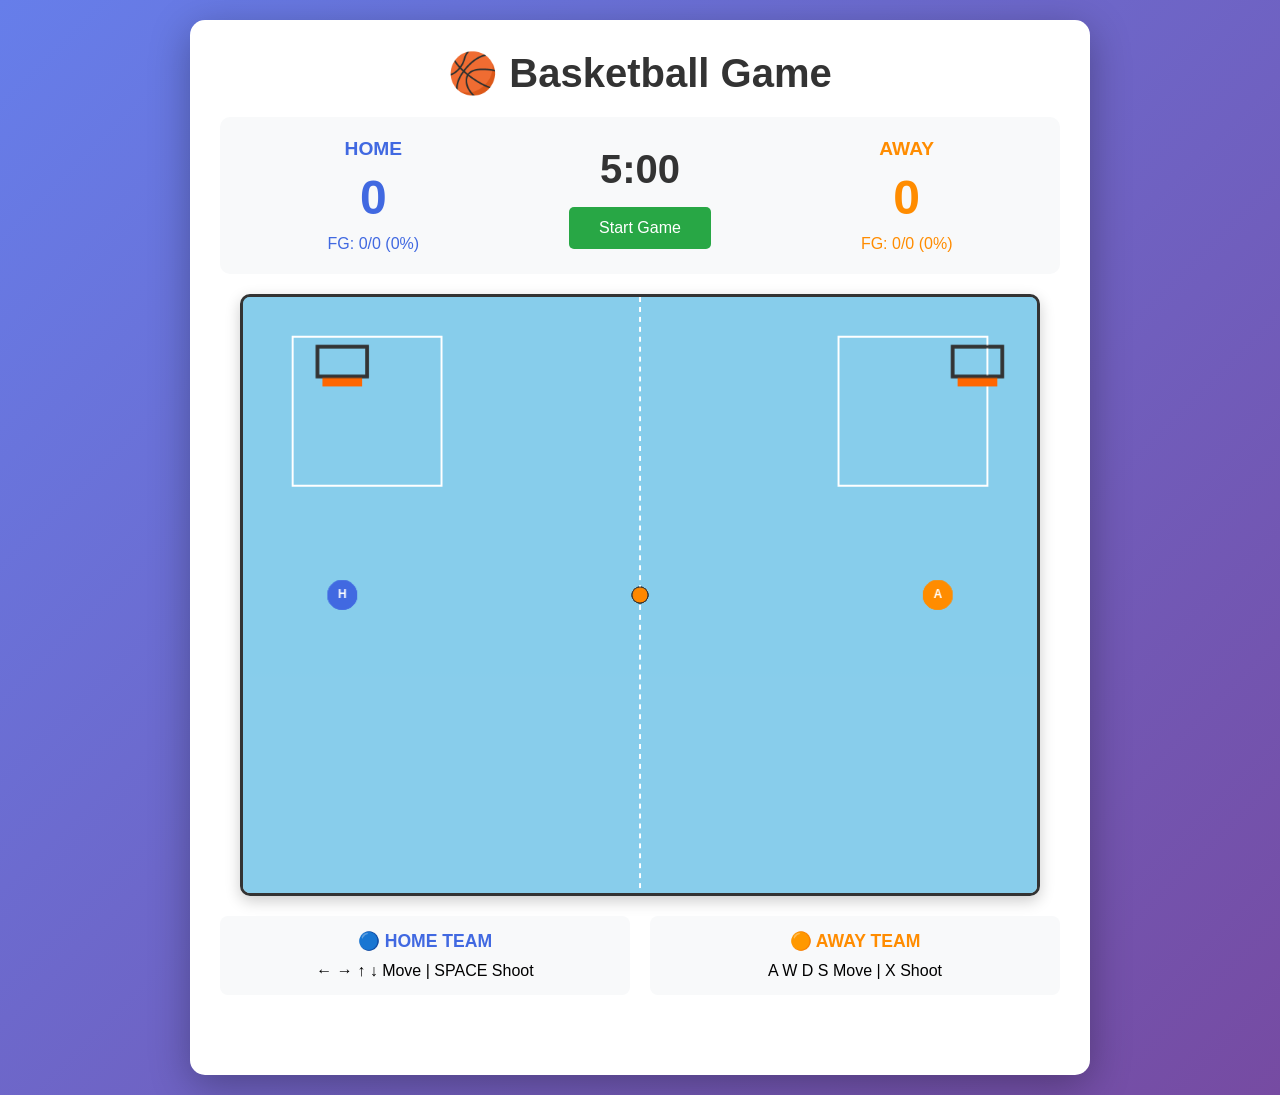
<file: index.html>
<!DOCTYPE html>
<html lang="en">
<head>
    <meta charset="UTF-8">
    <meta name="viewport" content="width=device-width, initial-scale=1.0">
    <title>Basketball Game - 2K Web Edition</title>
    <link rel="stylesheet" href="styles.css">
</head>
<body>
    <div class="container">
        <h1>🏀 Basketball Game</h1>
        <div class="scoreboard">
            <div class="team home">
                <h2>HOME</h2>
                <div class="score" id="homeScore">0</div>
                <p>FG: <span id="homeFG">0/0</span> (<span id="homeFGP">0%</span>)</p>
            </div>
            <div class="timer">
                <h3 id="gameTime">5:00</h3>
                <button id="startBtn" class="btn-start">Start Game</button>
                <button id="resetBtn" class="btn-reset" style="display:none;">Reset</button>
            </div>
            <div class="team away">
                <h2>AWAY</h2>
                <div class="score" id="awayScore">0</div>
                <p>FG: <span id="awayFG">0/0</span> (<span id="awayFGP">0%</span>)</p>
            </div>
        </div>
        
        <canvas id="gameCanvas" width="800" height="600"></canvas>
        
        <div class="controls">
            <div class="team-controls">
                <h3>🔵 HOME TEAM</h3>
                <p>← → ↑ ↓ Move | SPACE Shoot</p>
            </div>
            <div class="team-controls">
                <h3>🟠 AWAY TEAM</h3>
                <p>A W D S Move | X Shoot</p>
            </div>
        </div>
        
        <div class="game-status" id="gameStatus"></div>
    </div>
    
    <script src="game.js"></script>
</body>
</html>
</file>
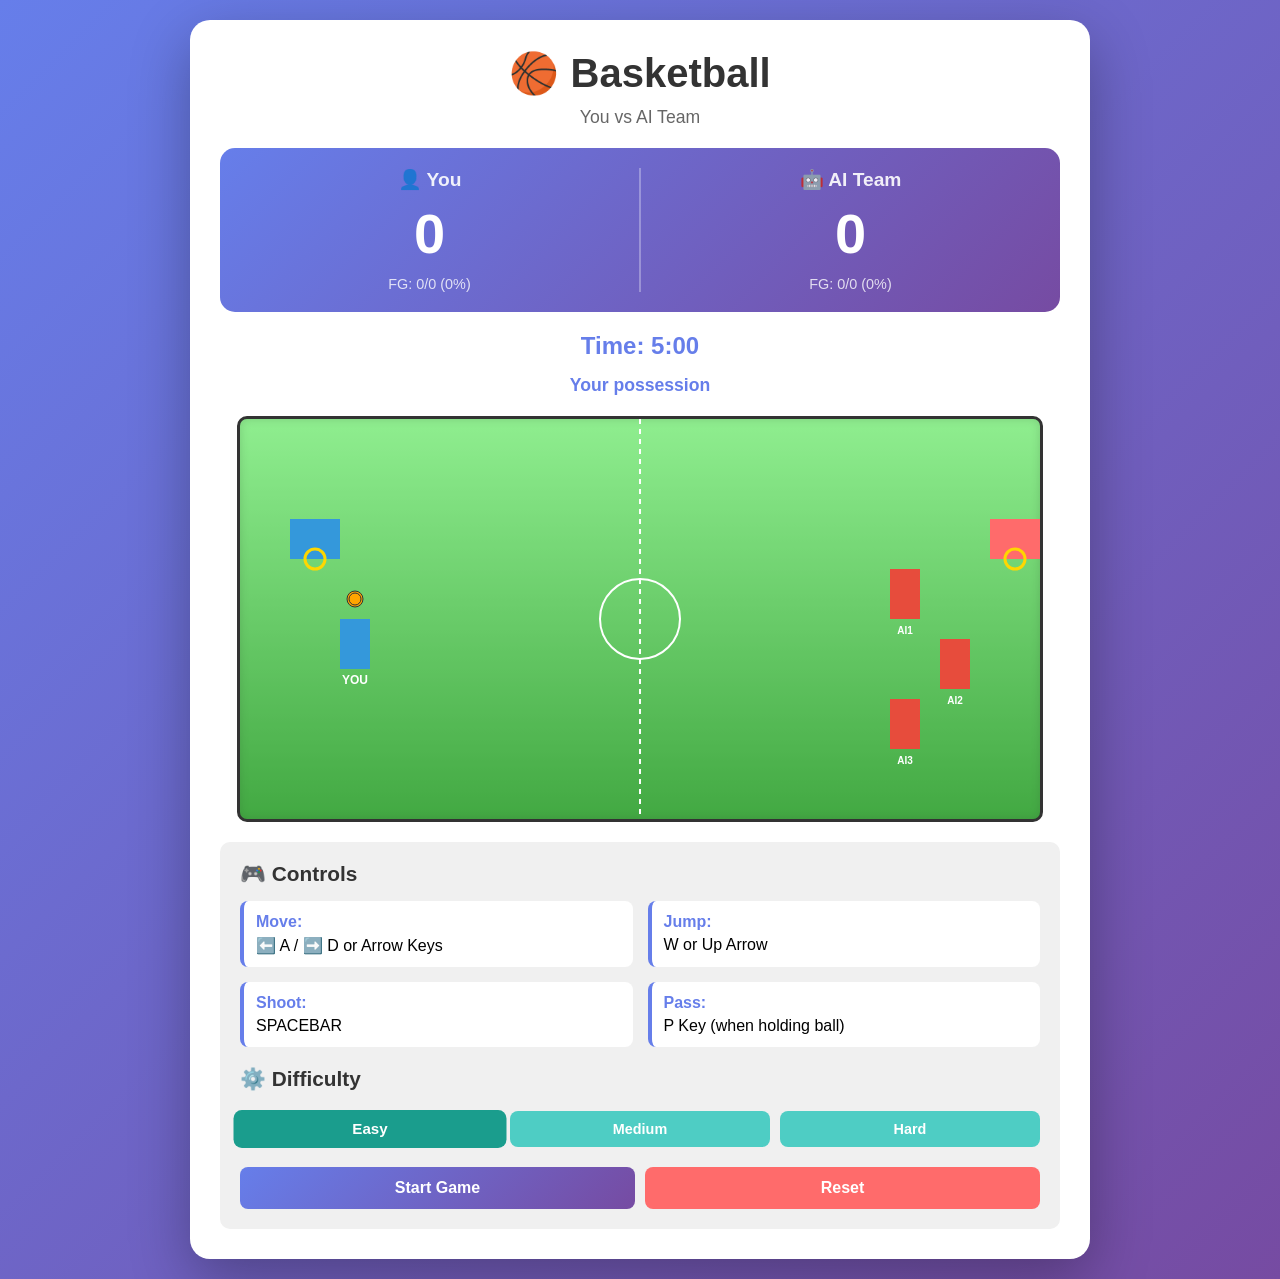
<file: basketball-vs-ai.html>
<!DOCTYPE html>
<html lang="en">
<head>
    <meta charset="UTF-8">
    <meta name="viewport" content="width=device-width, initial-scale=1.0">
    <title>Basketball: You vs AI Team</title>
    <style>
        * {
            margin: 0;
            padding: 0;
            box-sizing: border-box;
        }

        body {
            font-family: 'Arial', sans-serif;
            background: linear-gradient(135deg, #667eea 0%, #764ba2 100%);
            display: flex;
            justify-content: center;
            align-items: center;
            min-height: 100vh;
            padding: 20px;
        }

        .container {
            background: white;
            border-radius: 20px;
            box-shadow: 0 20px 60px rgba(0,0,0,0.3);
            padding: 30px;
            max-width: 900px;
            width: 100%;
        }

        h1 {
            text-align: center;
            color: #333;
            margin-bottom: 10px;
            font-size: 2.5em;
        }

        .subtitle {
            text-align: center;
            color: #666;
            margin-bottom: 20px;
            font-size: 1.1em;
        }

        .scoreboard {
            display: flex;
            justify-content: space-around;
            margin-bottom: 20px;
            background: linear-gradient(135deg, #667eea 0%, #764ba2 100%);
            padding: 20px;
            border-radius: 15px;
            color: white;
            text-align: center;
        }

        .team-score {
            flex: 1;
        }

        .team-score h2 {
            font-size: 1.2em;
            margin-bottom: 10px;
            opacity: 0.9;
        }

        .score {
            font-size: 3.5em;
            font-weight: bold;
            margin: 10px 0;
        }

        .stats {
            font-size: 0.9em;
            opacity: 0.8;
        }

        .divider {
            width: 2px;
            background: rgba(255,255,255,0.3);
            margin: 0 20px;
        }

        .game-canvas {
            background: linear-gradient(180deg, #90EE90 0%, #228B22 100%);
            border: 3px solid #333;
            border-radius: 10px;
            display: block;
            margin: 20px auto;
            box-shadow: inset 0 0 10px rgba(0,0,0,0.2);
            cursor: crosshair;
        }

        .controls {
            background: #f0f0f0;
            padding: 20px;
            border-radius: 10px;
            margin-top: 20px;
        }

        .controls h3 {
            color: #333;
            margin-bottom: 15px;
            font-size: 1.3em;
        }

        .control-group {
            display: grid;
            grid-template-columns: 1fr 1fr;
            gap: 15px;
            margin-bottom: 15px;
        }

        .control-item {
            background: white;
            padding: 12px;
            border-radius: 8px;
            border-left: 4px solid #667eea;
        }

        .control-item strong {
            color: #667eea;
            display: block;
            margin-bottom: 5px;
        }

        .buttons {
            display: flex;
            gap: 10px;
            margin-top: 20px;
            flex-wrap: wrap;
        }

        button {
            flex: 1;
            min-width: 120px;
            padding: 12px 20px;
            font-size: 1em;
            border: none;
            border-radius: 8px;
            cursor: pointer;
            font-weight: bold;
            transition: all 0.3s ease;
        }

        .start-btn {
            background: linear-gradient(135deg, #667eea 0%, #764ba2 100%);
            color: white;
        }

        .start-btn:hover {
            transform: scale(1.05);
            box-shadow: 0 5px 15px rgba(102, 126, 234, 0.4);
        }

        .start-btn:disabled {
            opacity: 0.5;
            cursor: not-allowed;
            transform: scale(1);
        }

        .reset-btn {
            background: #ff6b6b;
            color: white;
        }

        .reset-btn:hover {
            background: #ff5252;
            transform: scale(1.05);
        }

        .difficulty-btn {
            background: #4ECDC4;
            color: white;
            padding: 10px 15px;
            font-size: 0.9em;
        }

        .difficulty-btn.active {
            background: #1a9d8d;
            transform: scale(1.05);
        }

        .timer {
            text-align: center;
            font-size: 1.5em;
            color: #667eea;
            font-weight: bold;
            margin: 15px 0;
        }

        .game-over {
            display: none;
            position: fixed;
            top: 50%;
            left: 50%;
            transform: translate(-50%, -50%);
            background: white;
            padding: 40px;
            border-radius: 20px;
            box-shadow: 0 20px 60px rgba(0,0,0,0.5);
            text-align: center;
            z-index: 1000;
            max-width: 400px;
            width: 90%;
        }

        .game-over h2 {
            font-size: 2.5em;
            margin-bottom: 20px;
            color: #333;
        }

        .game-over p {
            font-size: 1.2em;
            color: #666;
            margin: 15px 0;
        }

        .game-over button {
            margin-top: 20px;
            width: 100%;
        }

        .overlay {
            display: none;
            position: fixed;
            top: 0;
            left: 0;
            width: 100%;
            height: 100%;
            background: rgba(0,0,0,0.5);
            z-index: 999;
        }

        .possession {
            text-align: center;
            font-size: 1.1em;
            color: #667eea;
            margin: 10px 0;
            font-weight: bold;
        }

        .possession.ai {
            color: #ff6b6b;
        }

        @media (max-width: 600px) {
            h1 {
                font-size: 1.8em;
            }

            .score {
                font-size: 2.5em;
            }

            .control-group {
                grid-template-columns: 1fr;
            }

            .buttons {
                flex-direction: column;
            }

            button {
                min-width: auto;
            }
        }
    </style>
</head>
<body>
    <div class="container">
        <h1>🏀 Basketball</h1>
        <p class="subtitle">You vs AI Team</p>

        <div class="scoreboard">
            <div class="team-score">
                <h2>👤 You</h2>
                <div class="score" id="playerScore">0</div>
                <div class="stats">
                    FG: <span id="playerFG">0</span>/<span id="playerAttempts">0</span> (<span id="playerPercent">0</span>%)
                </div>
            </div>
            <div class="divider"></div>
            <div class="team-score">
                <h2>🤖 AI Team</h2>
                <div class="score" id="aiScore">0</div>
                <div class="stats">
                    FG: <span id="aiFG">0</span>/<span id="aiAttempts">0</span> (<span id="aiPercent">0</span>%)
                </div>
            </div>
        </div>

        <div class="timer" id="timer">Time: 5:00</div>
        <div class="possession" id="possession">Your possession</div>

        <canvas id="gameCanvas" class="game-canvas" width="800" height="400"></canvas>

        <div class="controls">
            <h3>🎮 Controls</h3>
            <div class="control-group">
                <div class="control-item">
                    <strong>Move:</strong>
                    ⬅️ A / ➡️ D or Arrow Keys
                </div>
                <div class="control-item">
                    <strong>Jump:</strong>
                    W or Up Arrow
                </div>
                <div class="control-item">
                    <strong>Shoot:</strong>
                    SPACEBAR
                </div>
                <div class="control-item">
                    <strong>Pass:</strong>
                    P Key (when holding ball)
                </div>
            </div>

            <h3 style="margin-top: 20px;">⚙️ Difficulty</h3>
            <div class="buttons">
                <button class="difficulty-btn active" onclick="setDifficulty('easy')">Easy</button>
                <button class="difficulty-btn" onclick="setDifficulty('medium')">Medium</button>
                <button class="difficulty-btn" onclick="setDifficulty('hard')">Hard</button>
            </div>

            <div class="buttons">
                <button class="start-btn" id="startBtn" onclick="toggleGame()">Start Game</button>
                <button class="reset-btn" onclick="resetGame()">Reset</button>
            </div>
        </div>
    </div>

    <div class="overlay" id="overlay"></div>
    <div class="game-over" id="gameOver">
        <h2 id="gameOverTitle">Game Over!</h2>
        <p id="gameOverMessage"></p>
        <p>Final Score: <strong><span id="finalPlayerScore">0</span> - <span id="finalAIScore">0</span></strong></p>
        <button class="start-btn" onclick="resetGame()">Play Again</button>
    </div>

    <script>
        const canvas = document.getElementById('gameCanvas');
        const ctx = canvas.getContext('2d');

        // Game state
        let gameRunning = false;
        let timeLeft = 300; // 5 minutes
        let gameTime = 0;
        let difficulty = 'easy';

        // Player
        const player = {
            x: 100,
            y: 200,
            width: 30,
            height: 50,
            velocityX: 0,
            velocityY: 0,
            speed: 5,
            jumpPower: 15,
            isJumping: false,
            hasBall: true,
            shootingPower: 0,
            shootingActive: false,
            color: '#3498db'
        };

        // AI Team (3 players)
        const aiPlayers = [
            { x: 650, y: 150, width: 30, height: 50, velocityX: 0, velocityY: 0, speed: 4, isJumping: false, hasBall: false, color: '#e74c3c', role: 'defender' },
            { x: 700, y: 220, width: 30, height: 50, velocityX: 0, velocityY: 0, speed: 3.5, isJumping: false, hasBall: false, color: '#e74c3c', role: 'defender' },
            { x: 650, y: 280, width: 30, height: 50, velocityX: 0, velocityY: 0, speed: 3.8, isJumping: false, hasBall: false, color: '#e74c3c', role: 'defender' }
        ];

        // Ball
        const ball = {
            x: player.x + player.width / 2,
            y: player.y - 20,
            radius: 8,
            velocityX: 0,
            velocityY: 0,
            friction: 0.98,
            gravity: 0.5,
            inPlay: false
        };

        // Baskets
        const playerBasket = { x: 750, y: 100, width: 50, height: 40 };
        const aiBasket = { x: 50, y: 100, width: 50, height: 40 };

        // Stats
        let playerScore = 0, playerFG = 0, playerAttempts = 0;
        let aiScore = 0, aiFG = 0, aiAttempts = 0;
        let possession = 'player'; // who has the ball

        // Input
        const keys = {};
        window.addEventListener('keydown', (e) => {
            keys[e.key.toLowerCase()] = true;
            if (e.key === ' ') e.preventDefault();
        });
        window.addEventListener('keyup', (e) => {
            keys[e.key.toLowerCase()] = false;
        });

        function setDifficulty(level) {
            difficulty = level;
            document.querySelectorAll('.difficulty-btn').forEach(btn => btn.classList.remove('active'));
            event.target.classList.add('active');
        }

        function toggleGame() {
            if (!gameRunning) {
                gameRunning = true;
                timeLeft = 300;
                gameTime = 0;
                document.getElementById('startBtn').textContent = 'Game Running...';
                document.getElementById('startBtn').disabled = true;
                gameLoop();
            }
        }

        function resetGame() {
            gameRunning = false;
            timeLeft = 300;
            gameTime = 0;
            playerScore = 0;
            playerFG = 0;
            playerAttempts = 0;
            aiScore = 0;
            aiFG = 0;
            aiAttempts = 0;
            possession = 'player';
            player.x = 100;
            player.y = 200;
            player.velocityX = 0;
            player.velocityY = 0;
            player.hasBall = true;
            player.shootingActive = false;
            player.shootingPower = 0;
            ball.x = player.x + player.width / 2;
            ball.y = player.y - 20;
            ball.velocityX = 0;
            ball.velocityY = 0;
            ball.inPlay = false;
            
            aiPlayers.forEach(ai => {
                ai.x = 650;
                ai.velocityX = 0;
                ai.velocityY = 0;
                ai.isJumping = false;
                ai.hasBall = false;
            });
            aiPlayers[0].x = 650;
            aiPlayers[1].x = 700;
            aiPlayers[2].x = 650;

            document.getElementById('startBtn').textContent = 'Start Game';
            document.getElementById('startBtn').disabled = false;
            document.getElementById('overlay').style.display = 'none';
            document.getElementById('gameOver').style.display = 'none';
            updateUI();
            draw();
        }

        function update() {
            if (!gameRunning) return;

            gameTime++;
            if (gameTime % 60 === 0) {
                timeLeft--;
                if (timeLeft <= 0) {
                    endGame();
                    return;
                }
            }

            // Player movement
            if (keys['a'] || keys['arrowleft']) player.velocityX = -player.speed;
            else if (keys['d'] || keys['arrowright']) player.velocityX = player.speed;
            else player.velocityX *= 0.8;

            if ((keys['w'] || keys['arrowup']) && !player.isJumping) {
                player.velocityY = -player.jumpPower;
                player.isJumping = true;
            }

            // Shooting
            if (keys[' '] && player.hasBall && !player.shootingActive) {
                player.shootingActive = true;
                player.shootingPower = 0;
            }

            if (player.shootingActive) {
                player.shootingPower += 2;
                if (player.shootingPower > 100) player.shootingPower = 100;
                if (!keys[' ']) {
                    shootBall(player.shootingPower);
                    player.shootingActive = false;
                    player.shootingPower = 0;
                }
            }

            // Physics
            player.x += player.velocityX;
            player.y += player.velocityY;
            player.velocityY += 0.5; // gravity

            if (player.y + player.height >= canvas.height - 10) {
                player.y = canvas.height - player.height - 10;
                player.velocityY = 0;
                player.isJumping = false;
            }

            if (player.x < 0) player.x = 0;
            if (player.x + player.width > canvas.width) player.x = canvas.width - player.width;

            // AI behavior
            aiPlayers.forEach(ai => {
                let targetX;
                if (possession === 'ai') {
                    targetX = aiBasket.x + aiBasket.width / 2;
                } else {
                    targetX = player.x + player.width / 2;
                }

                if (ai.x < targetX - 50) ai.velocityX = ai.speed;
                else if (ai.x > targetX + 50) ai.velocityX = -ai.speed;
                else ai.velocityX *= 0.7;

                ai.x += ai.velocityX;
                ai.y += ai.velocityY;
                ai.velocityY += 0.5;

                if (ai.y + ai.height >= canvas.height - 10) {
                    ai.y = canvas.height - ai.height - 10;
                    ai.velocityY = 0;
                    ai.isJumping = false;
                }

                if (ai.x < 0) ai.x = 0;
                if (ai.x + ai.width > canvas.width) ai.x = canvas.width - ai.width;
            });

            // AI shooting
            if (possession === 'ai') {
                const aiWithBall = aiPlayers.find(ai => ai.hasBall);
                if (aiWithBall && Math.random() < 0.01) {
                    const power = 30 + Math.random() * 40;
                    shootBallAI(aiWithBall, power);
                    aiWithBall.hasBall = false;
                    possession = 'player';
                }
            }

            // Ball physics
            if (ball.inPlay) {
                ball.x += ball.velocityX;
                ball.y += ball.velocityY;
                ball.velocityX *= ball.friction;
                ball.velocityY += ball.gravity;
                ball.velocityY *= ball.friction;

                // Ball bounds
                if (ball.x - ball.radius < 0) {
                    ball.x = ball.radius;
                    ball.velocityX = Math.abs(ball.velocityX) * 0.8;
                }
                if (ball.x + ball.radius > canvas.width) {
                    ball.x = canvas.width - ball.radius;
                    ball.velocityX = -Math.abs(ball.velocityX) * 0.8;
                }
                if (ball.y - ball.radius < 0) {
                    ball.y = ball.radius;
                    ball.velocityY = Math.abs(ball.velocityY) * 0.8;
                }
                if (ball.y + ball.radius > canvas.height - 10) {
                    ball.y = canvas.height - ball.radius - 10;
                    ball.velocityY = 0;
                    ball.velocityX *= 0.95;
                }

                // Check basket collisions
                checkBasketCollision();

                // Check player catching
                if (!player.hasBall && !possession === 'ai') {
                    if (circleRectCollision(ball, player)) {
                        player.hasBall = true;
                        ball.inPlay = false;
                        ball.x = player.x + player.width / 2;
                        ball.y = player.y - 20;
                        possession = 'player';
                    }
                }

                // Check AI catching
                aiPlayers.forEach(ai => {
                    if (circleRectCollision(ball, ai)) {
                        ai.hasBall = true;
                        ball.inPlay = false;
                        ball.x = ai.x + ai.width / 2;
                        ball.y = ai.y - 20;
                        possession = 'ai';
                    }
                });
            }

            updateUI();
        }

        function shootBall(power) {
            player.hasBall = false;
            ball.inPlay = true;
            const angle = -Math.PI / 4;
            const speed = (power / 100) * 15;
            ball.velocityX = Math.cos(angle) * speed;
            ball.velocityY = Math.sin(angle) * speed;
            playerAttempts++;
        }

        function shootBallAI(ai, power) {
            ai.hasBall = false;
            ball.inPlay = true;
            const angle = -Math.PI / 4 + (Math.random() - 0.5) * 0.5;
            const speed = (power / 100) * 15;
            ball.velocityX = -Math.cos(angle) * speed;
            ball.velocityY = Math.sin(angle) * speed;
            aiAttempts++;
        }

        function checkBasketCollision() {
            // Player shooting at AI basket
            if (ball.y < aiBasket.y + aiBasket.height &&
                ball.y > aiBasket.y - 20 &&
                ball.x > aiBasket.x &&
                ball.x < aiBasket.x + aiBasket.width &&
                Math.abs(ball.velocityY) < 3) {
                playerScore += 2;
                playerFG++;
                resetBallToPlayer();
            }

            // AI shooting at player basket
            if (ball.y < playerBasket.y + playerBasket.height &&
                ball.y > playerBasket.y - 20 &&
                ball.x > playerBasket.x &&
                ball.x < playerBasket.x + playerBasket.width &&
                Math.abs(ball.velocityY) < 3) {
                aiScore += 2;
                aiFG++;
                resetBallToAI();
            }
        }

        function resetBallToPlayer() {
            ball.inPlay = false;
            player.hasBall = true;
            ball.x = player.x + player.width / 2;
            ball.y = player.y - 20;
            ball.velocityX = 0;
            ball.velocityY = 0;
            possession = 'player';
        }

        function resetBallToAI() {
            ball.inPlay = false;
            const randomAI = aiPlayers[Math.floor(Math.random() * aiPlayers.length)];
            randomAI.hasBall = true;
            ball.x = randomAI.x + randomAI.width / 2;
            ball.y = randomAI.y - 20;
            ball.velocityX = 0;
            ball.velocityY = 0;
            possession = 'ai';
        }

        function circleRectCollision(circle, rect) {
            const closestX = Math.max(rect.x, Math.min(circle.x, rect.x + rect.width));
            const closestY = Math.max(rect.y, Math.min(circle.y, rect.y + rect.height));
            const dx = circle.x - closestX;
            const dy = circle.y - closestY;
            return dx * dx + dy * dy < circle.radius * circle.radius;
        }

        function updateUI() {
            document.getElementById('playerScore').textContent = playerScore;
            document.getElementById('playerFG').textContent = playerFG;
            document.getElementById('playerAttempts').textContent = playerAttempts;
            document.getElementById('playerPercent').textContent = playerAttempts > 0 ? Math.round((playerFG / playerAttempts) * 100) : 0;

            document.getElementById('aiScore').textContent = aiScore;
            document.getElementById('aiFG').textContent = aiFG;
            document.getElementById('aiAttempts').textContent = aiAttempts;
            document.getElementById('aiPercent').textContent = aiAttempts > 0 ? Math.round((aiFG / aiAttempts) * 100) : 0;

            const minutes = Math.floor(timeLeft / 60);
            const seconds = timeLeft % 60;
            document.getElementById('timer').textContent = `Time: ${minutes}:${seconds.toString().padStart(2, '0')}`;

            const possessionEl = document.getElementById('possession');
            if (possession === 'player') {
                possessionEl.textContent = '👤 Your possession';
                possessionEl.classList.remove('ai');
            } else {
                possessionEl.textContent = '🤖 AI possession';
                possessionEl.classList.add('ai');
            }
        }

        function endGame() {
            gameRunning = false;
            document.getElementById('overlay').style.display = 'block';
            document.getElementById('gameOver').style.display = 'block';

            let winner, message;
            if (playerScore > aiScore) {
                winner = '🎉 YOU WIN! 🎉';
                message = `You dominated the AI team!`;
            } else if (aiScore > playerScore) {
                winner = '😔 AI WINS!';
                message = `The AI team was too strong. Try again!`;
            } else {
                winner = '🤝 TIED!';
                message = `Great match! It was a tie!`;
            }

            document.getElementById('gameOverTitle').textContent = winner;
            document.getElementById('gameOverMessage').textContent = message;
            document.getElementById('finalPlayerScore').textContent = playerScore;
            document.getElementById('finalAIScore').textContent = aiScore;
        }

        function draw() {
            // Clear canvas
            ctx.fillStyle = 'rgba(144, 238, 144, 0.3)';
            ctx.fillRect(0, 0, canvas.width, canvas.height);

            // Court lines
            ctx.strokeStyle = '#fff';
            ctx.lineWidth = 2;
            ctx.setLineDash([5, 5]);
            ctx.beginPath();
            ctx.moveTo(canvas.width / 2, 0);
            ctx.lineTo(canvas.width / 2, canvas.height);
            ctx.stroke();
            ctx.setLineDash([]);

            // Center circle
            ctx.strokeStyle = '#fff';
            ctx.lineWidth = 2;
            ctx.beginPath();
            ctx.arc(canvas.width / 2, canvas.height / 2, 40, 0, Math.PI * 2);
            ctx.stroke();

            // Draw baskets
            ctx.fillStyle = '#ff6b6b';
            ctx.fillRect(playerBasket.x, playerBasket.y, playerBasket.width, playerBasket.height);
            ctx.fillStyle = '#3498db';
            ctx.fillRect(aiBasket.x, aiBasket.y, aiBasket.width, aiBasket.height);

            // Basket hoops
            ctx.strokeStyle = '#FFD700';
            ctx.lineWidth = 3;
            ctx.beginPath();
            ctx.arc(playerBasket.x + playerBasket.width / 2, playerBasket.y + playerBasket.height, 10, 0, Math.PI * 2);
            ctx.stroke();
            ctx.beginPath();
            ctx.arc(aiBasket.x + aiBasket.width / 2, aiBasket.y + aiBasket.height, 10, 0, Math.PI * 2);
            ctx.stroke();

            // Draw player
            ctx.fillStyle = player.color;
            ctx.fillRect(player.x, player.y, player.width, player.height);
            ctx.fillStyle = '#fff';
            ctx.font = 'bold 12px Arial';
            ctx.textAlign = 'center';
            ctx.fillText('YOU', player.x + player.width / 2, player.y + player.height + 15);

            // Draw shooting power bar
            if (player.shootingActive) {
                ctx.fillStyle = '#ff6b6b';
                ctx.fillRect(player.x - 15, player.y - 30, player.shootingPower / 2, 8);
                ctx.strokeStyle = '#333';
                ctx.strokeRect(player.x - 15, player.y - 30, 50, 8);
            }

            // Draw AI players
            aiPlayers.forEach((ai, index) => {
                ctx.fillStyle = ai.color;
                ctx.fillRect(ai.x, ai.y, ai.width, ai.height);
                ctx.fillStyle = '#fff';
                ctx.font = 'bold 10px Arial';
                ctx.textAlign = 'center';
                ctx.fillText(`AI${index + 1}`, ai.x + ai.width / 2, ai.y + ai.height + 15);
            });

            // Draw ball
            ctx.fillStyle = '#FFA500';
            ctx.beginPath();
            ctx.arc(ball.x, ball.y, ball.radius, 0, Math.PI * 2);
            ctx.fill();
            ctx.strokeStyle = '#333';
            ctx.lineWidth = 1;
            ctx.stroke();

            // Draw ball lines
            ctx.strokeStyle = '#333';
            ctx.lineWidth = 1;
            ctx.beginPath();
            ctx.arc(ball.x, ball.y, ball.radius - 2, 0, Math.PI * 2);
            ctx.stroke();
        }

        function gameLoop() {
            update();
            draw();
            if (gameRunning) {
                requestAnimationFrame(gameLoop);
            }
        }

        // Initial draw
        draw();
    </script>
</body>
</html>
</file>
<file: styles.css>
* {
    margin: 0;
    padding: 0;
    box-sizing: border-box;
}

body {
    font-family: 'Arial', sans-serif;
    background: linear-gradient(135deg, #667eea 0%, #764ba2 100%);
    min-height: 100vh;
    display: flex;
    justify-content: center;
    align-items: center;
    padding: 20px;
}

.container {
    background: white;
    border-radius: 15px;
    padding: 30px;
    max-width: 900px;
    width: 100%;
    box-shadow: 0 10px 40px rgba(0, 0, 0, 0.3);
}

h1 {
    text-align: center;
    color: #333;
    margin-bottom: 20px;
    font-size: 2.5em;
}

.scoreboard {
    display: flex;
    justify-content: space-around;
    align-items: center;
    background: #f8f9fa;
    padding: 20px;
    border-radius: 10px;
    margin-bottom: 20px;
}

.team {
    text-align: center;
    flex: 1;
}

.team.home {
    color: #4169E1;
}

.team.away {
    color: #FF8C00;
}

.team h2 {
    font-size: 1.2em;
    margin-bottom: 10px;
}

.score {
    font-size: 3em;
    font-weight: bold;
    margin: 10px 0;
}

.timer {
    text-align: center;
    flex: 1;
}

#gameTime {
    font-size: 2.5em;
    color: #333;
    margin: 10px 0;
}

.btn-start, .btn-reset {
    background: #28a745;
    color: white;
    border: none;
    padding: 12px 30px;
    font-size: 1em;
    border-radius: 5px;
    cursor: pointer;
    transition: background 0.3s;
    margin: 5px;
}

.btn-start:hover, .btn-reset:hover {
    background: #218838;
}

.btn-reset {
    background: #dc3545;
}

.btn-reset:hover {
    background: #c82333;
}

#gameCanvas {
    display: block;
    margin: 20px auto;
    background: linear-gradient(180deg, #87CEEB 0%, #E0F6FF 100%);
    border: 3px solid #333;
    border-radius: 10px;
    box-shadow: 0 5px 15px rgba(0, 0, 0, 0.2);
    width: 100%;
    max-width: 800px;
    height: auto;
}

.controls {
    display: grid;
    grid-template-columns: 1fr 1fr;
    gap: 20px;
    margin: 20px 0;
}

.team-controls {
    background: #f8f9fa;
    padding: 15px;
    border-radius: 8px;
    text-align: center;
}

.team-controls h3 {
    margin-bottom: 10px;
    font-size: 1.1em;
}

.team-controls:first-child h3 {
    color: #4169E1;
}

.team-controls:last-child h3 {
    color: #FF8C00;
}

.game-status {
    text-align: center;
    font-size: 1.2em;
    font-weight: bold;
    color: #28a745;
    margin-top: 20px;
    min-height: 30px;
}

@media (max-width: 600px) {
    .container {
        padding: 15px;
    }
    
    h1 {
        font-size: 1.8em;
    }
    
    .scoreboard {
        flex-direction: column;
        gap: 15px;
    }
    
    .controls {
        grid-template-columns: 1fr;
    }
    
    #gameCanvas {
        max-width: 100%;
    }
}
</file>
